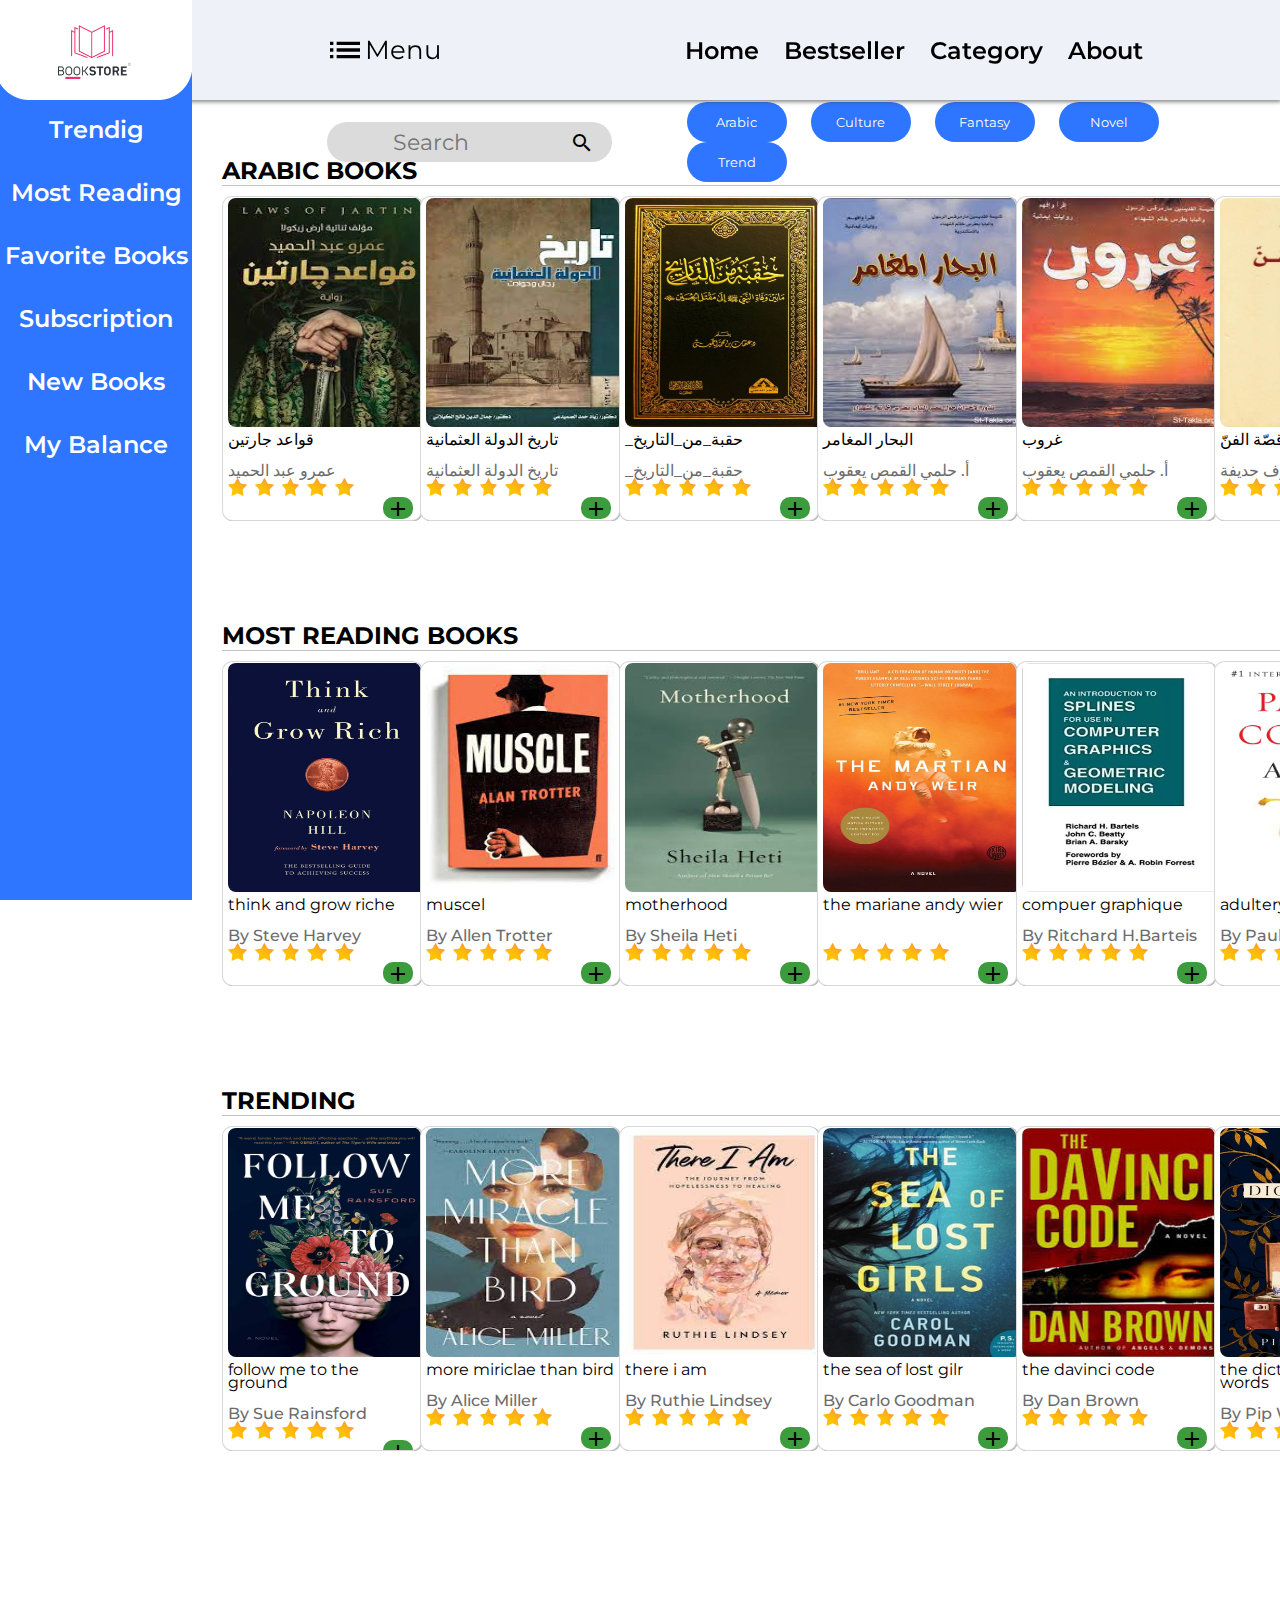
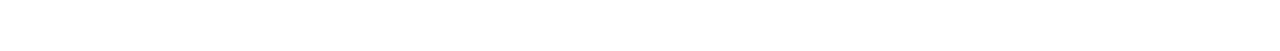
<file: pages/mainpage.html>
<!DOCTYPE html>
<html lang="en">
<head>
    <meta charset="UTF-8">
    <meta http-equiv="X-UA-Compatible" content="IE=edge">
    <link rel="stylesheet" href="../css/main.css">
    <link href="https://fonts.googleapis.com/icon?family=Material+Icons"
    rel="stylesheet">
    <script src="https://unpkg.com/swiper/swiper-bundle.min.js"></script>
    <script defer src="../js/main.js"></script>
    <meta name="viewport" content="width=device-width, initial-scale=1.0">
    <title>BUYBOOK</title>
</head>
<body>
  <header>
      <nav id="top-nav">
        <ul><li><button id="menu-btn"  onclick="menudropdown()"><i class="material-icons">list</i>Menu</button></li></ul>
        <div class="drop"data-menubtn>
            <ul class="btn-dropdown">
                <li>My shoping cart</li>
                <li>My account</li>
                <li>My favorite books</li>
            </ul>
        </div>
        <ul class="nav-items">
            <li class="nav-item"><a href="../index.html"class="nav-links" >home</a></li>
            <li class="nav-item"><a href="##"class="nav-links" >bestseller</a></li>
            <li class="nav-item"><a href="##"class="nav-links" >category</a></li>
            <li class="nav-item"><a href="##"class="nav-links" >about</a></li>
        </ul>
            <button id="shop-btn"> <i class="material-icons">shopping_cart</i></button>
        <div>
            <div id="user-img">
                <i class="material-icons">account_circle</i>
            </div>
            
        </div>
      </nav>
  </header>
  <div id="right-nav">
    <img src="../res/img/logo main page.png" alt="">
    <a href="#trending"><p>trendig</p><br></a>
    <a href="#most-reading"><p>most reading</p><br></a>
    <a href=""><p>favorite books</p><br></a>
    <a href=""><p>Subscription</p><br></a>
    <a href=""><p>new books</p><br></a>
    <a href=""><p>my balance</p><br></a>
</div>
<section class="search-bar">
    <button><i class="material-icons" id="search-icon">search</i></button>
    <input type="search" name="" id="" placeholder="           search">
    <div class="tags-bar">
        <button class="tags">arabic</button>
        <button class="tags">culture</button>
        <button class="tags">fantasy</button>
        <button class="tags">novel</button>
        <button class="tags">trend</button>
    </div>
</section>
<main id="the-main-subject">
    <h2 id="arabic">ARABIC BOOKS</h2> 
    <div class="crads snap-scrole">
        <div class="card" data-cards onclick="cardinfo()">
            <img src="../res/img/egiht.jpg" alt="" class="books-img">
            <p>قواعد جارتين</p><br>
            <span>عمرو عبد الحميد</span><br>
            <img src="../res/img/etoile.png" alt=""class="stars-img"><br>
            <button><i class="material-icons">add</i></button>
        </div>
        <div class="card" data-cards onclick="cardinfo()">
            <img src="../res/img/téléchargement.jpg" alt="" class="books-img">
            <p>تاريخ الدولة العثمانية</p><br>
            <span> تاريخ الدولة العثمانية</span><br>
            <img src="../res/img/etoile.png" alt=""class="stars-img"><br>
            <button><i class="material-icons">add</i></button>
        </div>
        <div class="card" data-cards onclick="cardinfo()">
            <img src="../res/img/20170619001938!غلاف_حقبة_من_التاريخ.jpg" alt="" class="books-img">
            <p>_حقبة_من_التاريخ </p><br>
            <span>_حقبة_من_التاريخ</span><br>
            <img src="../res/img/etoile.png" alt=""class="stars-img"><br>
            <button><i class="material-icons">add</i></button>
        </div>
        <div class="card" data-cards onclick="cardinfo()">
            <img src="../res/img/thered.jpg" alt="" class="books-img">
            <p>البحار المغامر </p><br>
            <span>أ. حلمي القمص يعقوب</span><br>
            <img src="../res/img/etoile.png" alt=""class="stars-img"><br>
            <button><i class="material-icons">add</i></button>
        </div>
        <div class="card" data-cards onclick="cardinfo()">
            <img src="../res/img/forth.jpg" alt="" class="books-img">
            <p>غروب</p><br>
            <span>أ. حلمي القمص يعقوب</span><br>
            <img src="../res/img/etoile.png" alt=""class="stars-img"><br>
            <button><i class="material-icons">add</i></button>
        </div>
        <div class="card" data-cards onclick="cardinfo()">
            <img src="../res/img/غلاف_كتاب_قصّة_الفنّ.jpg" alt="" class="books-img">
            <p> قصّة الفنّ</p><br>
            <span> عارف حديفة</span><br>
            <img src="../res/img/etoile.png" alt=""class="stars-img"><br>
            <button><i class="material-icons">add</i></button>
        </div>
        <div class="card" data-cards onclick="cardinfo()">
            <img src="../res/img/sixth.jpg" alt="" class="books-img">
            <p>الاستشراق</p><br>
            <span>عبد الرحمن الصواف</span><br>
            <img src="../res/img/etoile.png" alt=""class="stars-img"><br>
            <button><i class="material-icons">add</i></button>
        </div>
        <div class="card" data-cards onclick="cardinfo()">
            <img src="../res/img/seven.jpg" alt="" class="books-img">
            <p> التطهير العرقي في فلسطين</p><br>
            <span>جون بلفر</span><br>
            <img src="../res/img/etoile.png" alt=""class="stars-img"><br>
            <button><i class="material-icons">add</i></button>
        </div>
       
    </div>
    <h2 id="most-reading">MOST READING BOOKS</h2>
    <div class="crads snap-scrole">
        <div class="card" data-cards onclick="cardinfo()">
            <img src="../res/most reding/1603897583-image16-1.jpg" alt="" class="books-img">
            <p>think and grow riche</p><br>
            <span>by steve harvey</span><br>
            <img src="../res/img/etoile.png" alt=""class="stars-img"><br>
            <button><i class="material-icons">add</i></button>
        </div>
        <div class="card" data-cards onclick="cardinfo()">
            <img src="../res/most reding/2.jpg" alt="" class="books-img">
            <p>Muscel </p><br>
            <span>by allen trotter</span><br>
            <img src="../res/img/etoile.png" alt=""class="stars-img"><br>
            <button><i class="material-icons">add</i></button>
        </div>
        <div class="card" data-cards onclick="cardinfo()">
            <img src="../res/most reding/3.jpg" alt="" class="books-img">
            <p>Motherhood</p><br>
            <span>by sheila heti</span><br>
            <img src="../res/img/etoile.png" alt=""class="stars-img"><br>
            <button><i class="material-icons">add</i></button>
        </div>
        <div class="card" data-cards onclick="cardinfo()">
            <img src="../res/most reding/4.jpg" alt="" class="books-img">
            <p>the mariane andy wier</p><br>
            <span></span><br>
            <img src="../res/img/etoile.png" alt=""class="stars-img"><br>
            <button><i class="material-icons">add</i></button>
        </div>
        <div class="card" data-cards onclick="cardinfo()">
            <img src="../res/most reding/5.webp" alt="" class="books-img">
            <p>compuer graphique </p><br>
            <span>by ritchard H.Barteis</span><br>
            <img src="../res/img/etoile.png" alt=""class="stars-img"><br>
            <button><i class="material-icons">add</i></button>
        </div>
        <div class="card" data-cards onclick="cardinfo()">
            <img src="../res/img/book 1.png" alt="" class="books-img">
            <p>Adultery </p><br>
            <span>by paulo coelho</span><br>
            <img src="../res/img/etoile.png" alt=""class="stars-img"><br>
            <button><i class="material-icons">add</i></button>
        </div>
        <div class="card" data-cards>
            <img src="../res/most reding/7.jpg" alt="" class="books-img">
            <p>prosperity economocis</p><br>
            <span>by bain engle</span><br>
            <img src="../res/img/etoile.png" alt=""class="stars-img"><br>
            <button><i class="material-icons">add</i></button>
        </div>
    </div>
    <h2 id="trending">TRENDING</h2>
    <div class="crads snap-scrole">
        <div class="card" data-cards onclick="cardinfo()">
            <img src="../res/TRENDING/follow-me-to-the-ground.jpg" alt="" class="books-img">
            <p>follow me to the ground </p><br>
            <span>by sue rainsford</span><br>
            <img src="../res/img/etoile.png" alt=""class="stars-img"><br>
            <button><i class="material-icons">add</i></button>
        </div>
        <div class="card" data-cards onclick="cardinfo()">
            <img src="../res/TRENDING/2.jpg" alt="" class="books-img">
            <p>more miriclae than bird </p><br>
            <span>by alice miller</span><br>
            <img src="../res/img/etoile.png" alt=""class="stars-img"><br>
            <button><i class="material-icons">add</i></button>
        </div>
        <div class="card" data-cards onclick="cardinfo()">
            <img src="../res/TRENDING/3.jpg" alt="" class="books-img">
            <p>there I am </p><br>
            <span>by ruthie lindsey</span><br>
            <img src="../res/img/etoile.png" alt=""class="stars-img"><br>
            <button><i class="material-icons">add</i></button>
        </div>
        <div class="card" data-cards onclick="cardinfo()">
            <img src="../res/TRENDING/4.jpg" alt="" class="books-img">
            <p>the sea of lost gilr</p><br>
            <span>by carlo  goodman</span><br>
            <img src="../res/img/etoile.png" alt=""class="stars-img"><br>
            <button><i class="material-icons">add</i></button>
        </div>
        <div class="card" data-cards onclick="cardinfo()">
            <img src="../res/TRENDING/5.jpg" alt="" class="books-img">
            <p>the davinci code </p><br>
            <span>by dan brown</span><br >
            <img src="../res/img/etoile.png" alt=""class="stars-img"><br>
            <button><i class="material-icons">add</i></button>
        </div>
        <div class="card" data-cards onclick="cardinfo()">
            <img src="../res/TRENDING/gold-gold-cover-trends-2.webp" alt="" class="books-img">
            <p>the dictionary of lost words </p><br>
            <span>by pip williams</span><br>
            <img src="../res/img/etoile.png" alt=""class="stars-img"><br>
            <button><i class="material-icons">add</i></button>
        </div>
        <div class="card" data-cards onclick="cardinfo()">
            <img src="../res/TRENDING/7.jpg" alt="" class="books-img">
            <p>the four winds </p><br>
            <span>by kristin hannah</span><br>
            <img src="../res/img/etoile.png" alt=""class="stars-img"><br>
            <button><i class="material-icons">add</i></button>
        </div>
</body>
</html>
</file>
<file: css/main.css>
@import url('https://fonts.googleapis.com/css2?family=Montserrat:ital,wght@0,100;0,200;0,300;0,400;0,500;0,600;0,700;0,800;0,900;1,100;1,200;1,300;1,400;1,500;1,600;1,700;1,800;1,900&display=swap');
*{
    margin: 0;
    padding: 0;
    box-sizing: border-box;
    font-family: 'Montserrat', sans-serif;
    list-style: none;
    text-decoration: none;
    text-transform: capitalize;
    scroll-behavior: smooth;
}
header{
    display: flex ;
}
#top-nav{
    background-color: rgba(238, 241, 248, 1);
    display: flex;
    align-items:center;
    position: fixed;
    height: 100px;
    width: 100%;
    box-shadow: 1px 2px 4px rgba(64, 64, 64, 0.617) ;
}
button{
    border: none;
    background-color: rgba(255, 255, 255, 0);
    cursor: pointer;
}
.nav-items{
    display: flex;
    gap: 25px;
    margin-left: 160px;
}
.nav-links{
    color: black;
    font-size: 24px;
    font-weight: 600;
}
.nav-links:hover{
    border-bottom: 2px solid rgba(0, 0, 0, 0.554);
    opacity: 0.8;
}
#menu-btn{
    display: flex;
    align-items: center;
    font-size: 26px;
    height: 100px;
    width: 200px;
    margin-left: 325px;
}
#menu-btn i {
    font-size: 40px
}
.btn-dropdown{
    height: 100px;
    width: 200px;
    font-size: 17px;
    font-weight: 300;
    margin-top: 19px;
    margin-left: 325px;
    position:absolute;
    line-height: 25px;
    background-color: #ede8e8a1;
    border-radius: 5px;
    box-shadow: 1px 0.4px 0.3px rgba(121, 121, 121, 0.349) ;

}
.drop{
    position: absolute;
    display: none;


}
.btn-dropdown li {
    padding: 5px;
}
.btn-dropdown li:hover{
    background-color: #0000003a;
}
#shop-btn{
    font-size: 20px;
}
#shop-btn i{
    font-size: 40px;
    margin-left: 400px;
}
#user-img{
    padding-left: 100px;
}
#user-img i{
    font-size: 55px;
}
#right-nav{
    width: 15%;
    height: 100vh;
    background-color: #2E75FF;
    position: fixed;
    display: flex;
    gap: 15px;
    flex-direction: column;
    align-items: center;
}
#right-nav img{
    width: 100%;
}
#right-nav p {
    display: flex;
    flex-direction: column;
    justify-content: center;
    align-items: center;
    font-family: 'Montserrat';
    font-style: normal;
    font-weight: 600;
    font-size: 24px;
    color: #ffffff;
    
}
.search-bar{
    position:absolute;
    margin-top: 8%;
    margin-left: 22%;
    display: flex;
    align-items: center;
    justify-content: space-between ;
    gap: 45px;
    z-index: -999;
}
.search-bar input{
    border-radius: 70px;
    background-color: rgba(220, 219, 219, 1);
    height: 40px;
    width: 285px;
    border: none;
    font-size: 22px;
}
#search-icon{
    position: absolute;
    margin-left: 288px;
    margin-top: -11px;
}.tags-bar{
    margin-left: 20px;
}
.tags{
    height:40px ;
    width: 100px;
    color: white;
    background: #2E75FF;
    border-radius: 70px;
    margin: 0 10px;
    cursor: pointer;
}
.tags:hover{
    background-color: #2e74ffbb;
}
#the-main-subject{
    margin-top: 20%;
    margin-left: 15%;
    width: 100%;
    height: auto;
    display: flex;
    flex-direction: column;
}
#the-main-subject{
    display: flex;
    flex-direction: column;
}
main h2{
    margin-top: -100px;
    margin-left: 30px;
    width: 100%;
    
    border-bottom: 1px solid rgba(46, 45, 45, 0.285);

}.crads{
    display: grid;
    grid-auto-flow: column;
    grid-auto-columns: 15.5%;
    overflow-x: auto;
    overscroll-behavior-inline:contain;
}

.card{
    height: 325px;
    width: 200px;
    background-color: rgb(255, 255, 255);
    border: 1px solid rgba(65, 65, 65, 0.203);
    margin-top: 10px;
    margin-left: 30px;
    line-height: 13px;
    color:#6C6C6C ;
    border-radius: 10px;
    overflow: hidden;
    box-shadow: 1px 0.4px 0.3px rgba(121, 121, 121, 0.55) ;

}
.snap-scrole{
    scroll-snap-type:x mandatory;
    scroll-padding: 15.5%; 
    margin-bottom: 200px;
}
.snap-scrole > *{
    scroll-snap-align: start;
   
}
.books-img{
    width: 100%;
    height: 230px;
    border-radius: 8px;
    aspect-ratio: 16 / 9;
}
.card p{
    font-size: 16px;
    font-weight: 400;
    text-transform:lowercase;
    color: #000000;
    margin: 5px 5px;
}
.card span{
    font-weight: 500;
    text-transform: capitalize;
    margin: 5px 5px;
}
.card:first-child{
    width: 200px;

}
.card img {
    padding-top: 1px;
    margin: 0 5px;

}.card button{
    background-color: rgba(21, 135, 21, 0.837);
    height: 22px;
    width: 30px;
    border-radius: 10px;
    margin-left: 160px;
    
}
.card{
    transition: 0.7s;
}
.card:hover{
    transform: scale(0.89);
}
</file>
